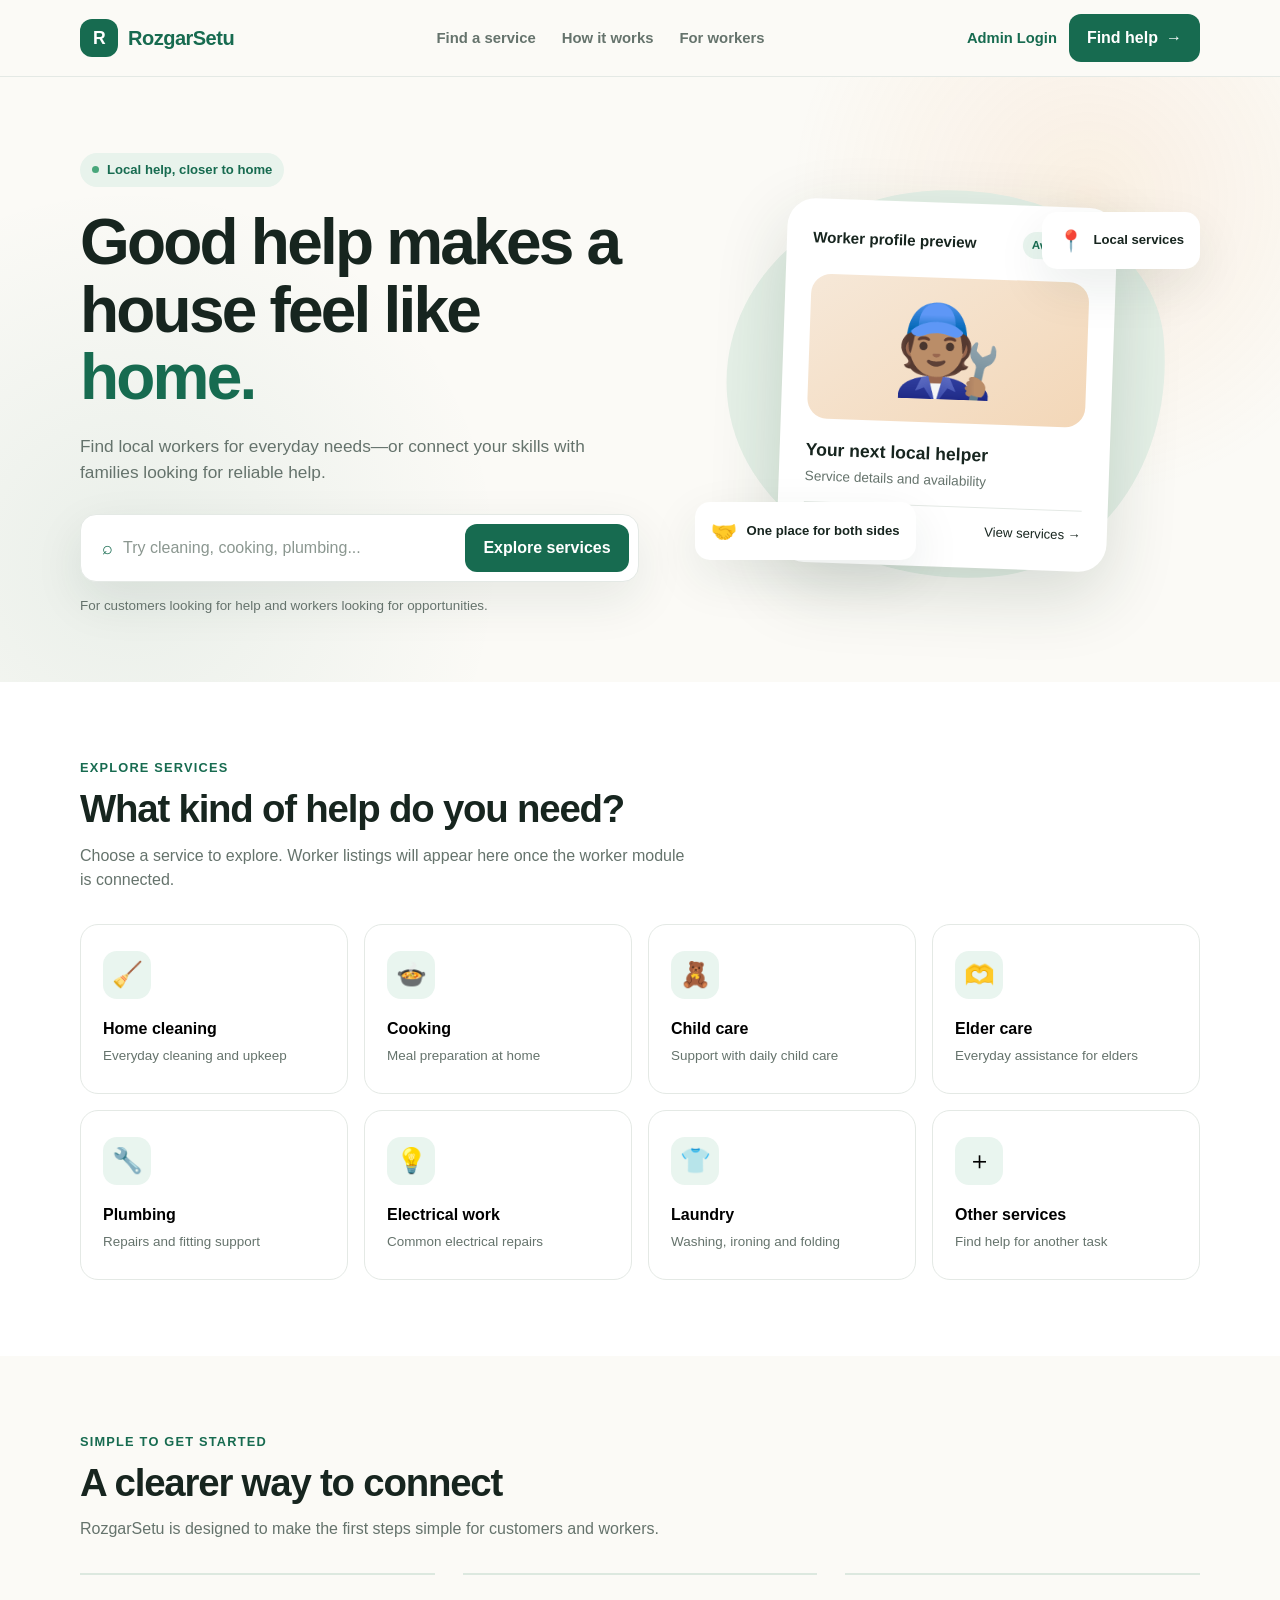
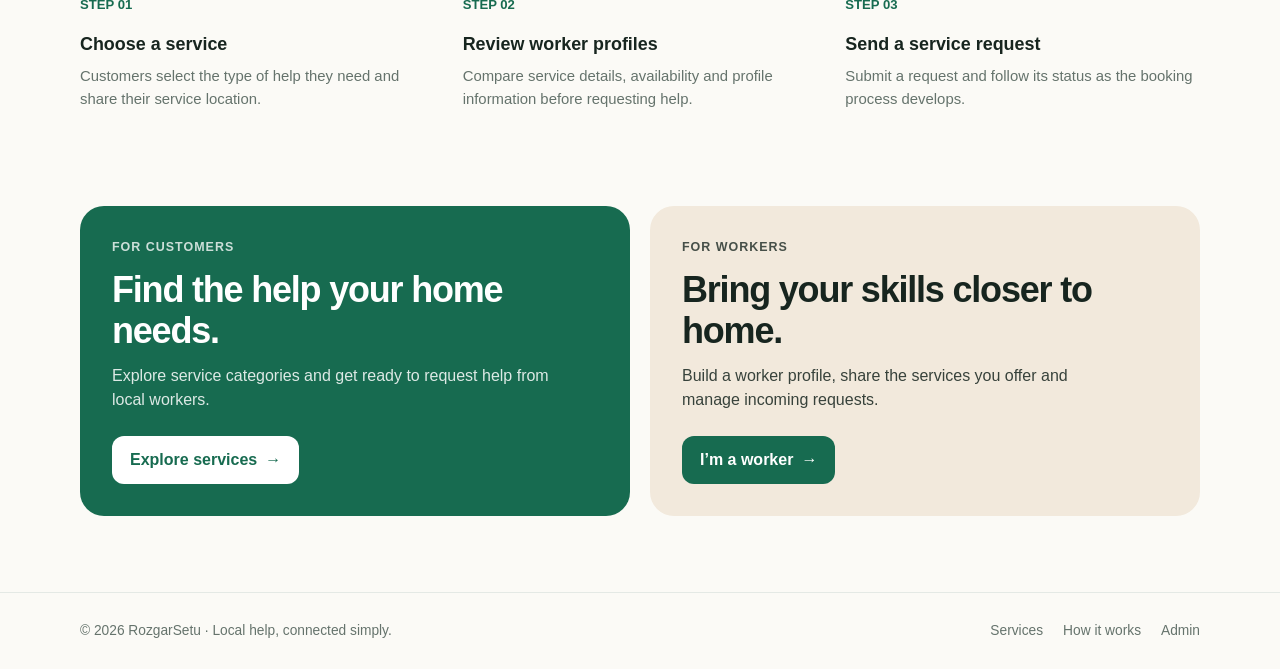
<file: src/main/resources/static/index.html>
<!DOCTYPE html>
<html lang="en">
<head>
    <meta charset="UTF-8" />
    <meta name="viewport" content="width=device-width, initial-scale=1.0" />
    <title>RozgarSetu | Local Help, Trusted Workers</title>

    <style>
        :root {
            --green: #176b50;
            --green-dark: #104d3b;
            --mint: #e9f5ef;
            --cream: #fbfaf6;
            --ink: #17251f;
            --muted: #65736c;
            --line: #e4e9e5;
            --white: #ffffff;
            --orange: #f2a45b;
            --shadow: 0 18px 50px rgba(23, 55, 40, 0.09);
        }

        * {
            box-sizing: border-box;
            margin: 0;
            padding: 0;
        }

        html {
            scroll-behavior: smooth;
        }

        body {
            font-family: "Segoe UI", Arial, sans-serif;
            background: var(--cream);
            color: var(--ink);
            line-height: 1.5;
        }

        a {
            color: inherit;
            text-decoration: none;
        }

        button,
        input {
            font: inherit;
        }

        button,
        a {
            -webkit-tap-highlight-color: transparent;
        }

        .container {
            width: min(1120px, calc(100% - 40px));
            margin: 0 auto;
        }

        /* Navigation */
        .navbar {
            background: rgba(251, 250, 246, 0.94);
            border-bottom: 1px solid var(--line);
            position: sticky;
            top: 0;
            z-index: 10;
            backdrop-filter: blur(12px);
        }

        .nav-inner {
            min-height: 76px;
            display: flex;
            align-items: center;
            justify-content: space-between;
            gap: 24px;
        }

        .brand {
            display: flex;
            align-items: center;
            gap: 10px;
            font-size: 1.25rem;
            font-weight: 800;
            letter-spacing: -0.5px;
        }

        .brand-mark {
            width: 38px;
            height: 38px;
            display: grid;
            place-items: center;
            border-radius: 12px;
            background: var(--green);
            color: white;
            font-size: 1.1rem;
        }

        .brand span:last-child {
            color: var(--green);
        }

        .nav-links {
            display: flex;
            align-items: center;
            gap: 26px;
            color: var(--muted);
            font-size: 0.93rem;
            font-weight: 600;
        }

        .nav-links a:hover {
            color: var(--green);
        }

        .nav-actions {
            display: flex;
            align-items: center;
            gap: 12px;
        }

        .text-link {
            color: var(--green);
            font-weight: 700;
            font-size: 0.92rem;
        }

        .button {
            border: 0;
            border-radius: 12px;
            padding: 12px 18px;
            display: inline-flex;
            align-items: center;
            justify-content: center;
            gap: 8px;
            cursor: pointer;
            font-weight: 700;
            transition: transform 0.2s, background 0.2s;
        }

        .button:hover {
            transform: translateY(-2px);
        }

        .button-primary {
            background: var(--green);
            color: white;
        }

        .button-primary:hover {
            background: var(--green-dark);
        }

        .button-light {
            background: white;
            color: var(--green);
            border: 1px solid #dce8df;
        }

        /* Hero */
        .hero {
            padding: 76px 0 66px;
            overflow: hidden;
            background:
                    radial-gradient(circle at 85% 20%, rgba(242, 164, 91, 0.13), transparent 25%),
                    radial-gradient(circle at 10% 80%, rgba(23, 107, 80, 0.08), transparent 30%);
        }

        .hero-grid {
            display: grid;
            grid-template-columns: 1.05fr 0.95fr;
            align-items: center;
            gap: 56px;
        }

        .eyebrow {
            display: inline-flex;
            align-items: center;
            gap: 8px;
            padding: 7px 12px;
            border-radius: 999px;
            background: #e8f3ec;
            color: var(--green);
            font-size: 0.82rem;
            font-weight: 700;
            margin-bottom: 22px;
        }

        .eyebrow-dot {
            width: 7px;
            height: 7px;
            border-radius: 50%;
            background: #48a77b;
        }

        h1 {
            max-width: 620px;
            font-size: clamp(2.7rem, 5vw, 4.6rem);
            line-height: 1.06;
            letter-spacing: -2.8px;
            margin-bottom: 22px;
        }

        h1 span {
            color: var(--green);
        }

        .hero-copy {
            max-width: 520px;
            color: var(--muted);
            font-size: 1.08rem;
            margin-bottom: 28px;
        }

        .search-box {
            max-width: 590px;
            padding: 9px;
            display: flex;
            gap: 10px;
            background: white;
            border: 1px solid var(--line);
            border-radius: 16px;
            box-shadow: var(--shadow);
        }

        .search-field {
            min-width: 0;
            flex: 1;
            display: flex;
            align-items: center;
            gap: 10px;
            padding: 0 12px;
        }

        .search-field span {
            color: var(--green);
            font-size: 1.15rem;
        }

        .search-field input {
            width: 100%;
            min-width: 0;
            border: 0;
            outline: 0;
            background: transparent;
            padding: 10px 0;
            color: var(--ink);
        }

        .search-field input::placeholder {
            color: #8b9790;
        }

        .hero-note {
            margin-top: 14px;
            color: var(--muted);
            font-size: 0.84rem;
        }

        .hero-visual {
            min-height: 430px;
            position: relative;
            display: grid;
            place-items: center;
        }

        .visual-backdrop {
            width: min(100%, 440px);
            height: 390px;
            position: absolute;
            border-radius: 48% 52% 43% 57% / 48% 43% 57% 52%;
            background: #e5f0e7;
            transform: rotate(-5deg);
        }

        .home-card {
            width: min(330px, 82%);
            min-height: 330px;
            position: relative;
            z-index: 1;
            padding: 26px;
            border-radius: 28px;
            background: white;
            box-shadow: 0 24px 70px rgba(23, 55, 40, 0.16);
            transform: rotate(2deg);
        }

        .home-card-top {
            display: flex;
            justify-content: space-between;
            align-items: center;
            margin-bottom: 22px;
        }

        .home-card-top strong {
            font-size: 0.95rem;
        }

        .status-pill {
            color: var(--green);
            background: var(--mint);
            border-radius: 999px;
            padding: 5px 9px;
            font-size: 0.72rem;
            font-weight: 700;
        }

        .worker-illustration {
            height: 145px;
            border-radius: 20px;
            display: grid;
            place-items: center;
            background: linear-gradient(145deg, #f6e8d8, #f3d7b8);
            font-size: 5.5rem;
        }

        .worker-info {
            margin-top: 18px;
        }

        .worker-info h3 {
            font-size: 1.1rem;
            margin-bottom: 3px;
        }

        .worker-info p {
            color: var(--muted);
            font-size: 0.85rem;
        }

        .worker-card-bottom {
            display: flex;
            justify-content: space-between;
            align-items: center;
            margin-top: 15px;
            padding-top: 14px;
            border-top: 1px solid var(--line);
            font-size: 0.82rem;
        }

        .rating {
            color: #a66b1d;
            font-weight: 700;
        }

        .floating-note {
            position: absolute;
            z-index: 2;
            display: flex;
            align-items: center;
            gap: 10px;
            padding: 13px 16px;
            border-radius: 15px;
            background: white;
            box-shadow: var(--shadow);
            font-size: 0.82rem;
            font-weight: 700;
        }

        .floating-note span {
            font-size: 1.3rem;
        }

        .note-top {
            top: 42px;
            right: 0;
        }

        .note-bottom {
            left: 0;
            bottom: 40px;
        }

        /* Shared sections */
        section {
            padding: 76px 0;
        }

        .section-heading {
            max-width: 620px;
            margin-bottom: 32px;
        }

        .section-kicker {
            color: var(--green);
            font-size: 0.8rem;
            font-weight: 800;
            letter-spacing: 1.2px;
            text-transform: uppercase;
            margin-bottom: 10px;
        }

        h2 {
            font-size: clamp(1.9rem, 3vw, 2.65rem);
            line-height: 1.15;
            letter-spacing: -1.2px;
            margin-bottom: 12px;
        }

        .section-heading p {
            color: var(--muted);
        }

        /* Services */
        .services-section {
            background: white;
        }

        .service-grid {
            display: grid;
            grid-template-columns: repeat(4, 1fr);
            gap: 16px;
        }

        .service-card {
            min-height: 170px;
            padding: 22px;
            text-align: left;
            border: 1px solid var(--line);
            border-radius: 18px;
            background: white;
            cursor: pointer;
            transition: border 0.2s, transform 0.2s, box-shadow 0.2s;
        }

        .service-card:hover,
        .service-card.selected {
            border-color: #8abca1;
            box-shadow: 0 12px 28px rgba(23, 107, 80, 0.08);
            transform: translateY(-3px);
        }

        .service-icon {
            width: 48px;
            height: 48px;
            display: grid;
            place-items: center;
            border-radius: 14px;
            background: var(--mint);
            font-size: 1.55rem;
            margin-bottom: 18px;
        }

        .service-card h3 {
            font-size: 1rem;
            margin-bottom: 5px;
        }

        .service-card p {
            color: var(--muted);
            font-size: 0.84rem;
        }

        .service-results {
            display: none;
            margin-top: 20px;
            padding: 15px 18px;
            border-radius: 12px;
            background: var(--mint);
            color: var(--green-dark);
            font-size: 0.92rem;
        }

        .service-results.visible {
            display: block;
        }

        /* How it works */
        .steps-grid {
            display: grid;
            grid-template-columns: repeat(3, 1fr);
            gap: 28px;
        }

        .step {
            padding-top: 20px;
            border-top: 2px solid #dce8df;
        }

        .step-number {
            color: var(--green);
            font-size: 0.82rem;
            font-weight: 800;
            margin-bottom: 16px;
        }

        .step h3 {
            margin-bottom: 8px;
            font-size: 1.12rem;
        }

        .step p {
            color: var(--muted);
            font-size: 0.93rem;
        }

        /* Join panels */
        .join-section {
            padding-top: 20px;
        }

        .join-grid {
            display: grid;
            grid-template-columns: 1fr 1fr;
            gap: 20px;
        }

        .join-card {
            padding: 32px;
            border-radius: 24px;
            background: var(--green);
            color: white;
            overflow: hidden;
            position: relative;
        }

        .join-card.worker {
            background: #f2e9dc;
            color: var(--ink);
        }

        .join-card .join-label {
            font-size: 0.78rem;
            font-weight: 800;
            letter-spacing: 1px;
            text-transform: uppercase;
            opacity: 0.78;
            margin-bottom: 12px;
        }

        .join-card h2 {
            max-width: 420px;
            font-size: clamp(1.7rem, 3vw, 2.25rem);
            margin-bottom: 12px;
        }

        .join-card p {
            max-width: 440px;
            opacity: 0.85;
            margin-bottom: 24px;
        }

        .join-card .button {
            background: white;
            color: var(--green);
        }

        .join-card.worker .button {
            background: var(--green);
            color: white;
        }

        .join-message {
            display: none;
            margin-top: 16px;
            padding: 12px 14px;
            border-radius: 10px;
            background: rgba(255, 255, 255, 0.16);
            font-size: 0.9rem;
        }

        .join-card.worker .join-message {
            background: rgba(23, 107, 80, 0.08);
        }

        .join-message.visible {
            display: block;
        }

        /* Footer */
        footer {
            padding: 28px 0;
            border-top: 1px solid var(--line);
            color: var(--muted);
            font-size: 0.86rem;
        }

        .footer-inner {
            display: flex;
            justify-content: space-between;
            align-items: center;
            gap: 20px;
        }

        .footer-links {
            display: flex;
            gap: 20px;
        }

        .footer-links a:hover {
            color: var(--green);
        }

        @media (max-width: 900px) {
            .hero-grid {
                grid-template-columns: 1fr;
                gap: 24px;
            }

            .hero-visual {
                min-height: 390px;
            }

            .service-grid {
                grid-template-columns: repeat(2, 1fr);
            }

            .nav-links {
                display: none;
            }
        }

        @media (max-width: 600px) {
            .container {
                width: min(100% - 28px, 1120px);
            }

            .nav-inner {
                min-height: 68px;
            }

            .brand {
                font-size: 1.05rem;
            }

            .nav-actions .text-link {
                display: none;
            }

            .nav-actions .button {
                padding: 10px 12px;
                font-size: 0.84rem;
            }

            .hero {
                padding: 52px 0 40px;
            }

            h1 {
                letter-spacing: -1.7px;
            }

            .search-box {
                flex-direction: column;
            }

            .search-field {
                min-height: 46px;
            }

            .hero-visual {
                min-height: 350px;
            }

            .visual-backdrop {
                height: 310px;
            }

            .home-card {
                min-height: 300px;
                padding: 20px;
            }

            .worker-illustration {
                height: 125px;
            }

            .floating-note {
                padding: 10px 12px;
                font-size: 0.74rem;
            }

            .note-top {
                right: -3px;
                top: 20px;
            }

            .note-bottom {
                left: -3px;
                bottom: 20px;
            }

            section {
                padding: 54px 0;
            }

            .service-grid,
            .steps-grid,
            .join-grid {
                grid-template-columns: 1fr;
            }

            .service-card {
                min-height: 145px;
            }

            .join-card {
                padding: 25px;
            }

            .footer-inner {
                align-items: flex-start;
                flex-direction: column;
            }
        }
    </style>
</head>

<body>
<header class="navbar">
    <div class="container nav-inner">
        <a class="brand" href="index.html" aria-label="RozgarSetu home">
            <span class="brand-mark">R</span>
            <span>RozgarSetu</span>
        </a>

        <nav class="nav-links" aria-label="Main navigation">
            <a href="#services">Find a service</a>
            <a href="#how-it-works">How it works</a>
            <a href="#join">For workers</a>
        </nav>

        <div class="nav-actions">
            <a class="text-link" href="pages/admin-login.html">Admin Login</a>
            <a class="button button-primary" href="#services">Find help <span>→</span></a>
        </div>
    </div>
</header>

<main>
    <section class="hero">
        <div class="container hero-grid">
            <div>
                <div class="eyebrow">
                    <span class="eyebrow-dot"></span>
                    Local help, closer to home
                </div>

                <h1>Good help makes a house feel like <span>home.</span></h1>

                <p class="hero-copy">
                    Find local workers for everyday needs—or connect your skills with
                    families looking for reliable help.
                </p>

                <form class="search-box" id="serviceSearch">
                    <label class="search-field" for="serviceInput">
                        <span aria-hidden="true">⌕</span>
                        <input
                                id="serviceInput"
                                type="search"
                                placeholder="Try cleaning, cooking, plumbing..."
                                autocomplete="off"
                        />
                    </label>
                    <button class="button button-primary" type="submit">Explore services</button>
                </form>

                <p class="hero-note">For customers looking for help and workers looking for opportunities.</p>
            </div>

            <div class="hero-visual" aria-label="Illustration of a local worker profile">
                <div class="visual-backdrop"></div>

                <div class="floating-note note-top">
                    <span aria-hidden="true">📍</span>
                    Local services
                </div>

                <article class="home-card">
                    <div class="home-card-top">
                        <strong>Worker profile preview</strong>
                        <span class="status-pill">Available</span>
                    </div>

                    <div class="worker-illustration" aria-hidden="true">🧑🏽‍🔧</div>

                    <div class="worker-info">
                        <h3>Your next local helper</h3>
                        <p>Service details and availability</p>
                    </div>

                    <div class="worker-card-bottom">
                        <span class="rating">★ Profile details</span>
                        <span>View services →</span>
                    </div>
                </article>

                <div class="floating-note note-bottom">
                    <span aria-hidden="true">🤝</span>
                    One place for both sides
                </div>
            </div>
        </div>
    </section>

    <section class="services-section" id="services">
        <div class="container">
            <div class="section-heading">
                <div class="section-kicker">Explore services</div>
                <h2>What kind of help do you need?</h2>
                <p>Choose a service to explore. Worker listings will appear here once the worker module is connected.</p>
            </div>

            <div class="service-grid" id="serviceGrid">
                <button class="service-card" type="button" data-service="Cleaning">
                    <span class="service-icon" aria-hidden="true">🧹</span>
                    <h3>Home cleaning</h3>
                    <p>Everyday cleaning and upkeep</p>
                </button>

                <button class="service-card" type="button" data-service="Cooking">
                    <span class="service-icon" aria-hidden="true">🍲</span>
                    <h3>Cooking</h3>
                    <p>Meal preparation at home</p>
                </button>

                <button class="service-card" type="button" data-service="Child care">
                    <span class="service-icon" aria-hidden="true">🧸</span>
                    <h3>Child care</h3>
                    <p>Support with daily child care</p>
                </button>

                <button class="service-card" type="button" data-service="Elder care">
                    <span class="service-icon" aria-hidden="true">🫶</span>
                    <h3>Elder care</h3>
                    <p>Everyday assistance for elders</p>
                </button>

                <button class="service-card" type="button" data-service="Plumbing">
                    <span class="service-icon" aria-hidden="true">🔧</span>
                    <h3>Plumbing</h3>
                    <p>Repairs and fitting support</p>
                </button>

                <button class="service-card" type="button" data-service="Electrical">
                    <span class="service-icon" aria-hidden="true">💡</span>
                    <h3>Electrical work</h3>
                    <p>Common electrical repairs</p>
                </button>

                <button class="service-card" type="button" data-service="Laundry">
                    <span class="service-icon" aria-hidden="true">👕</span>
                    <h3>Laundry</h3>
                    <p>Washing, ironing and folding</p>
                </button>

                <button class="service-card" type="button" data-service="Other">
                    <span class="service-icon" aria-hidden="true">＋</span>
                    <h3>Other services</h3>
                    <p>Find help for another task</p>
                </button>
            </div>

            <div class="service-results" id="serviceResults" role="status" aria-live="polite"></div>
        </div>
    </section>

    <section id="how-it-works">
        <div class="container">
            <div class="section-heading">
                <div class="section-kicker">Simple to get started</div>
                <h2>A clearer way to connect</h2>
                <p>RozgarSetu is designed to make the first steps simple for customers and workers.</p>
            </div>

            <div class="steps-grid">
                <article class="step">
                    <div class="step-number">STEP 01</div>
                    <h3>Choose a service</h3>
                    <p>Customers select the type of help they need and share their service location.</p>
                </article>

                <article class="step">
                    <div class="step-number">STEP 02</div>
                    <h3>Review worker profiles</h3>
                    <p>Compare service details, availability and profile information before requesting help.</p>
                </article>

                <article class="step">
                    <div class="step-number">STEP 03</div>
                    <h3>Send a service request</h3>
                    <p>Submit a request and follow its status as the booking process develops.</p>
                </article>
            </div>
        </div>
    </section>

    <section class="join-section" id="join">
        <div class="container">
            <div class="join-grid">
                <article class="join-card">
                    <div class="join-label">For customers</div>
                    <h2>Find the help your home needs.</h2>
                    <p>Explore service categories and get ready to request help from local workers.</p>
                    <a class="button" href="#services">Explore services <span>→</span></a>
                </article>

                <article class="join-card worker">
                    <div class="join-label">For workers</div>
                    <h2>Bring your skills closer to home.</h2>
                    <p>Build a worker profile, share the services you offer and manage incoming requests.</p>
                    <button class="button" id="workerJoinButton" type="button">I’m a worker <span>→</span></button>
                    <div class="join-message" id="workerJoinMessage" role="status" aria-live="polite">
                        Worker registration will be connected when the worker module is ready.
                    </div>
                </article>
            </div>
        </div>
    </section>
</main>

<footer>
    <div class="container footer-inner">
        <div>© <span id="currentYear"></span> RozgarSetu · Local help, connected simply.</div>
        <div class="footer-links">
            <a href="#services">Services</a>
            <a href="#how-it-works">How it works</a>
            <a href="pages/admin-login.html">Admin</a>
        </div>
    </div>
</footer>

<script>
    const searchForm = document.getElementById("serviceSearch");
    const searchInput = document.getElementById("serviceInput");
    const serviceCards = [...document.querySelectorAll(".service-card")];
    const serviceResults = document.getElementById("serviceResults");
    const workerJoinButton = document.getElementById("workerJoinButton");
    const workerJoinMessage = document.getElementById("workerJoinMessage");

    function showServiceResult(serviceName) {
        serviceResults.textContent =
            `You selected ${serviceName}. Worker listings and service requests will be connected in the customer module.`;
        serviceResults.classList.add("visible");
        document.getElementById("services").scrollIntoView({ behavior: "smooth" });
    }

    serviceCards.forEach((card) => {
        card.addEventListener("click", () => {
            serviceCards.forEach((item) => item.classList.remove("selected"));
            card.classList.add("selected");
            showServiceResult(card.dataset.service);
        });
    });

    searchForm.addEventListener("submit", (event) => {
        event.preventDefault();

        const query = searchInput.value.trim().toLowerCase();

        if (!query) {
            searchInput.focus();
            return;
        }

        const matchingCard = serviceCards.find((card) =>
            card.dataset.service.toLowerCase().includes(query) ||
            card.innerText.toLowerCase().includes(query)
        );

        if (matchingCard) {
            serviceCards.forEach((item) => item.classList.remove("selected"));
            matchingCard.classList.add("selected");
            showServiceResult(matchingCard.dataset.service);
        } else {
            serviceResults.textContent =
                `No service category matches "${searchInput.value.trim()}" yet. Try cleaning, cooking, child care, plumbing or electrical work.`;
            serviceResults.classList.add("visible");
            document.getElementById("services").scrollIntoView({ behavior: "smooth" });
        }
    });

    workerJoinButton.addEventListener("click", () => {
        workerJoinMessage.classList.toggle("visible");
        workerJoinButton.setAttribute(
            "aria-expanded",
            workerJoinMessage.classList.contains("visible") ? "true" : "false"
        );
    });

    document.getElementById("currentYear").textContent = new Date().getFullYear();
</script>
</body>
</html>
</file>
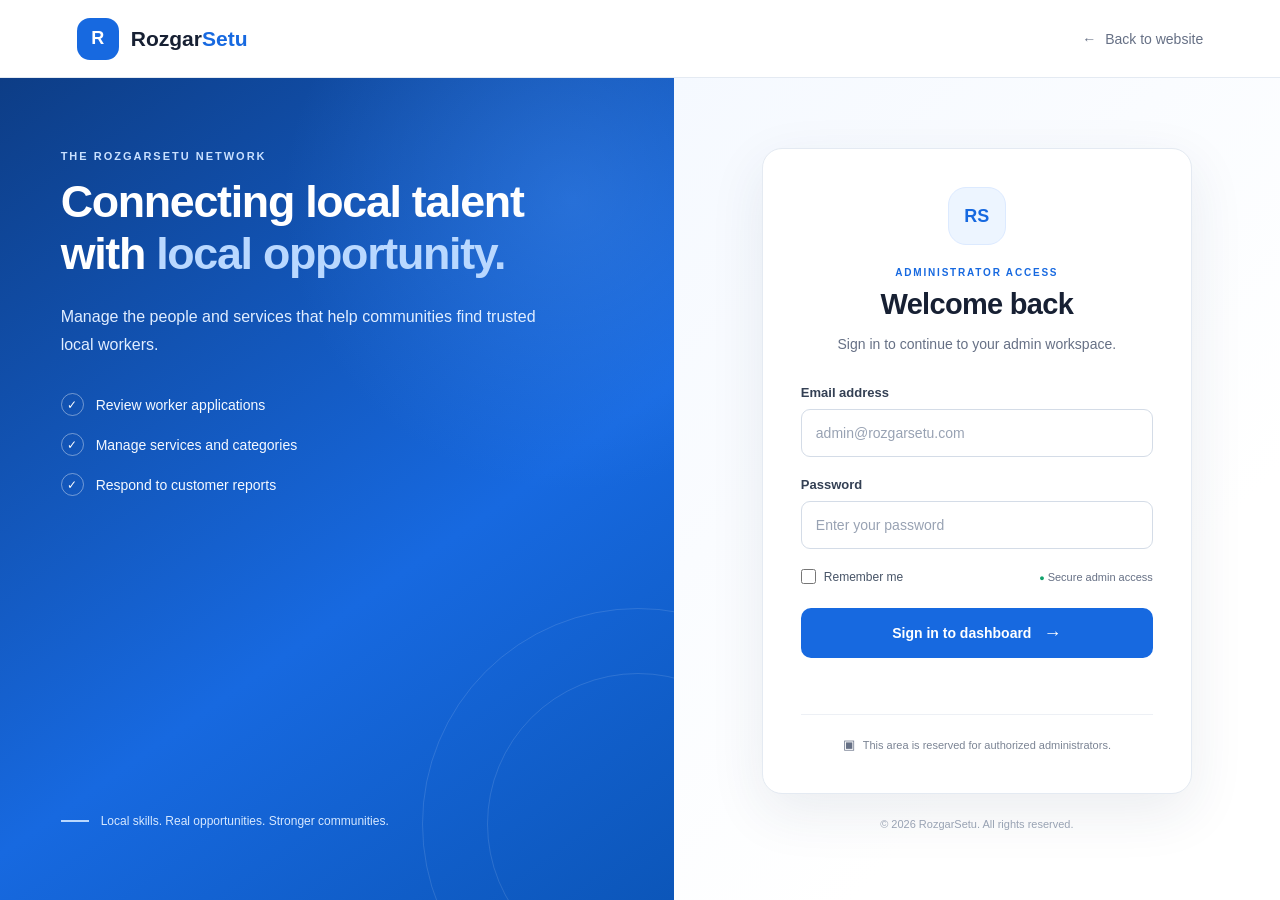
<file: src/main/resources/static/pages/admin-login.html>
<!DOCTYPE html>
<html lang="en">
<head>
    <meta charset="UTF-8">
    <meta name="viewport" content="width=device-width, initial-scale=1.0">
    <title>Admin Login | RozgarSetu</title>
    <link rel="stylesheet" href="../css/login.css">
</head>
<body>
<header class="site-header">
    <a class="brand" href="../index.html" aria-label="RozgarSetu home">
        <span class="brand-mark">R</span>
        <span>Rozgar<span class="brand-highlight">Setu</span></span>
    </a>

    <a class="back-link" href="../index.html">
        <span aria-hidden="true">←</span>
        Back to website
    </a>
</header>

<main class="login-layout">
    <section class="welcome-panel" aria-labelledby="welcome-title">
        <div class="welcome-content">
            <p class="eyebrow">THE ROZGARSETU NETWORK</p>

            <h1 id="welcome-title">
                Connecting local talent<br>
                with <span>local opportunity.</span>
            </h1>

            <p class="welcome-description">
                Manage the people and services that help communities
                find trusted local workers.
            </p>

            <div class="welcome-highlights">
                <div class="highlight">
                    <span class="highlight-icon" aria-hidden="true">✓</span>
                    <span>Review worker applications</span>
                </div>
                <div class="highlight">
                    <span class="highlight-icon" aria-hidden="true">✓</span>
                    <span>Manage services and categories</span>
                </div>
                <div class="highlight">
                    <span class="highlight-icon" aria-hidden="true">✓</span>
                    <span>Respond to customer reports</span>
                </div>
            </div>
        </div>

        <div class="welcome-footer">
            <span class="footer-line"></span>
            <p>Local skills. Real opportunities. Stronger communities.</p>
        </div>
    </section>

    <section class="login-panel" aria-labelledby="login-title">
        <div class="login-card">
            <div class="login-card-heading">
                <div class="admin-icon" aria-hidden="true">
                    <span>RS</span>
                </div>

                <p class="eyebrow">ADMINISTRATOR ACCESS</p>
                <h2 id="login-title">Welcome back</h2>
                <p class="login-subtitle">
                    Sign in to continue to your admin workspace.
                </p>
            </div>

            <form id="adminLoginForm" class="login-form">
                <div class="form-field">
                    <label for="email">Email address</label>
                    <input
                            type="email"
                            id="email"
                            name="email"
                            placeholder="admin@rozgarsetu.com"
                            autocomplete="username"
                            required
                    >
                </div>

                <div class="form-field">
                    <label for="password">Password</label>
                    <input
                            type="password"
                            id="password"
                            name="password"
                            placeholder="Enter your password"
                            autocomplete="current-password"
                            required
                    >
                </div>

                <div class="form-options">
                    <label class="remember-option" for="rememberMe">
                        <input type="checkbox" id="rememberMe" name="rememberMe">
                        <span>Remember me</span>
                    </label>
                    <span class="secure-note">
                            <span aria-hidden="true">●</span> Secure admin access
                        </span>
                </div>

                <button type="submit" class="login-button">
                    <span>Sign in to dashboard</span>
                    <span class="button-arrow" aria-hidden="true">→</span>
                </button>

                <p id="loginMessage" class="login-message" role="status" aria-live="polite"></p>
            </form>

            <div class="login-card-footer">
                <span class="footer-lock" aria-hidden="true">▣</span>
                This area is reserved for authorized administrators.
            </div>
        </div>

        <p class="copyright">
            © 2026 RozgarSetu. All rights reserved.
        </p>
    </section>
</main>

<script src="../js/login.js"></script>
</body>
</html>
</file>
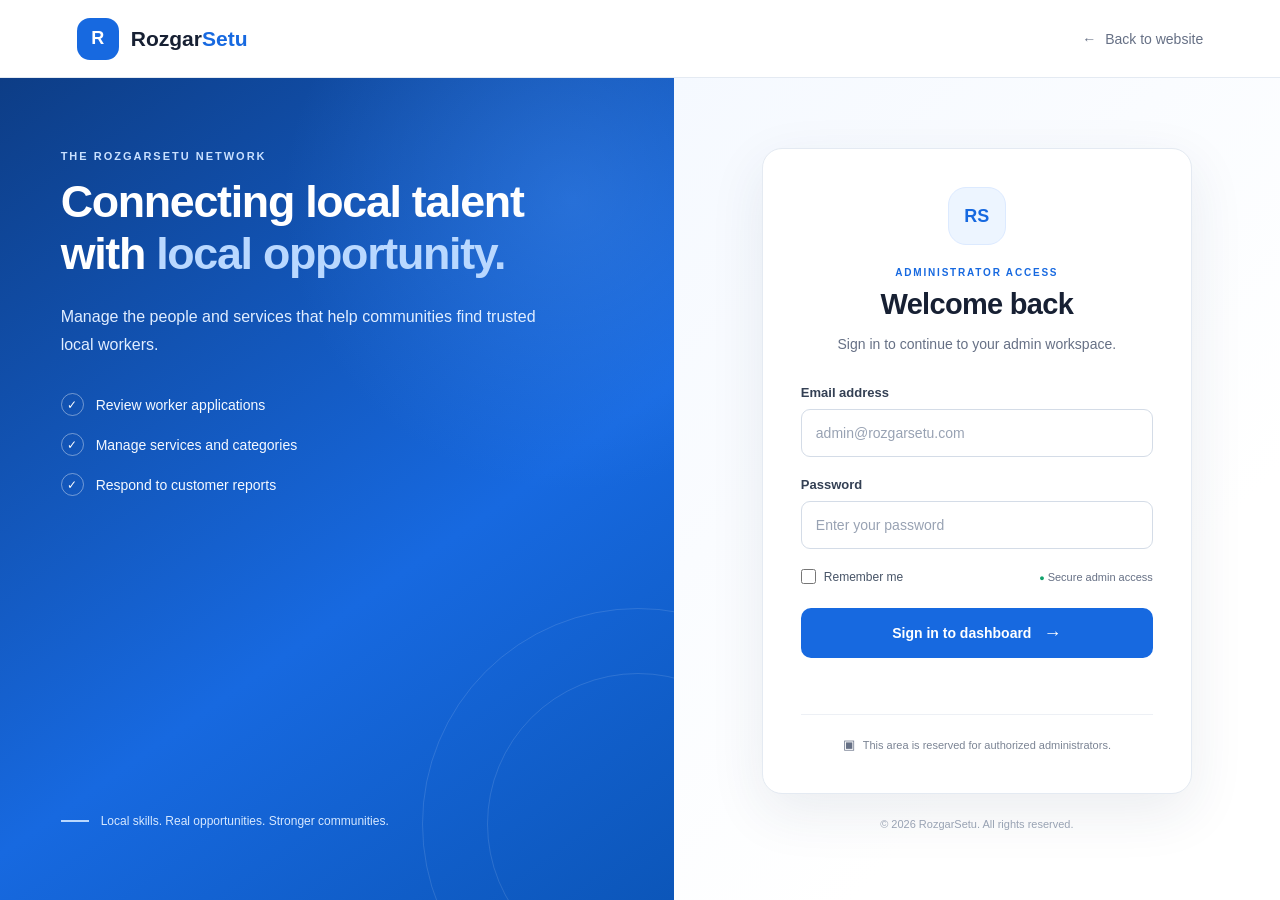
<file: src/main/resources/static/pages/admin-profile.html>
<!DOCTYPE html>
<html lang="en">
<head>
    <meta charset="UTF-8">
    <meta name="viewport" content="width=device-width, initial-scale=1.0">
    <title>Admin Profile | RozgarSetu</title>
    <link rel="stylesheet" href="../css/profile.css">
    <script src="../js/profile.js" defer></script>
</head>
<body>
<header class="topbar">
    <a class="brand" href="../index.html">RozgarSetu <span>Admin</span></a>
    <button type="button" id="logoutButton" class="logout-button">
        Log out
    </button>
</header>

<main class="page">
    <section class="profile-card">
        <p class="eyebrow">ADMIN ACCOUNT</p>
        <h1>Admin profile</h1>
        <p class="subtitle">Your account details.</p>

        <p id="message" class="message" role="status" aria-live="polite">
            Loading profile...
        </p>

        <div id="profileDetails" class="profile-details" hidden>
            <div class="detail-row">
                <span>Admin ID</span>
                <strong id="adminId"></strong>
            </div>

            <div class="detail-row">
                <span>Name</span>
                <strong id="adminName"></strong>
            </div>

            <div class="detail-row">
                <span>Email</span>
                <strong id="adminEmail"></strong>
            </div>
        </div>
    </section>
</main>
</body>
</html>
</file>
<file: src/main/resources/static/css/login.css>
* {
    box-sizing: border-box;
}

:root {
    --blue: #1769e0;
    --blue-dark: #1056bd;
    --ink: #172033;
    --muted: #667085;
    --border: #e4eaf2;
}

body {
    margin: 0;
    min-height: 100vh;
    font-family: Arial, sans-serif;
    color: var(--ink);
    background: #f8fafc;
}

/* Header */

.site-header {
    min-height: 78px;
    display: flex;
    align-items: center;
    justify-content: space-between;
    gap: 20px;
    padding: 16px 6%;
    background: #fff;
    border-bottom: 1px solid var(--border);
}

.brand {
    display: inline-flex;
    align-items: center;
    gap: 12px;
    color: var(--ink);
    font-size: 21px;
    font-weight: 700;
    text-decoration: none;
}

.brand-mark {
    width: 42px;
    height: 42px;
    display: grid;
    place-items: center;
    border-radius: 13px;
    background: var(--blue);
    color: #fff;
    font-size: 18px;
    font-weight: 700;
}

.brand-highlight {
    color: var(--blue);
}

.back-link {
    display: inline-flex;
    align-items: center;
    gap: 9px;
    color: var(--muted);
    font-size: 14px;
    text-decoration: none;
    transition: color 0.2s ease;
}

.back-link:hover {
    color: var(--blue);
}

/* Main layout */

.login-layout {
    min-height: calc(100vh - 78px);
    display: grid;
    grid-template-columns: minmax(0, 1fr) minmax(420px, 0.9fr);
}

/* Welcome panel */

.welcome-panel {
    position: relative;
    display: flex;
    flex-direction: column;
    justify-content: space-between;
    overflow: hidden;
    padding: 72px 9%;
    color: #fff;
    background:
            radial-gradient(circle at 85% 15%, rgba(75, 151, 255, 0.35), transparent 32%),
            linear-gradient(145deg, #0d3d86, #1769e0 60%, #0c56b9);
}

.welcome-panel::before,
.welcome-panel::after {
    position: absolute;
    content: "";
    border: 1px solid rgba(255, 255, 255, 0.12);
    border-radius: 50%;
    pointer-events: none;
}

.welcome-panel::before {
    width: 430px;
    height: 430px;
    right: -180px;
    bottom: -140px;
}

.welcome-panel::after {
    width: 300px;
    height: 300px;
    right: -115px;
    bottom: -75px;
}

.welcome-content,
.welcome-footer {
    position: relative;
    z-index: 1;
}

.eyebrow {
    margin: 0 0 14px;
    font-size: 11px;
    font-weight: 700;
    letter-spacing: 2px;
}

.welcome-panel .eyebrow {
    color: #c9e0ff;
}

.welcome-panel h1 {
    margin: 0;
    font-size: clamp(32px, 3.5vw, 48px);
    line-height: 1.15;
    letter-spacing: -1.3px;
}

.welcome-panel h1 span {
    color: #b9d8ff;
}

.welcome-description {
    max-width: 490px;
    margin: 24px 0 34px;
    color: #e0edff;
    font-size: 16px;
    line-height: 1.75;
}

.welcome-highlights {
    display: grid;
    gap: 17px;
}

.highlight {
    display: flex;
    align-items: center;
    gap: 12px;
    color: #f5f9ff;
    font-size: 14px;
}

.highlight-icon {
    width: 23px;
    height: 23px;
    display: grid;
    place-items: center;
    border: 1px solid rgba(255, 255, 255, 0.4);
    border-radius: 50%;
    color: #fff;
    font-size: 12px;
}

.welcome-footer {
    display: flex;
    align-items: center;
    gap: 12px;
    margin-top: 60px;
}

.footer-line {
    width: 28px;
    height: 2px;
    flex: 0 0 auto;
    background: #b9d8ff;
}

.welcome-footer p {
    margin: 0;
    color: #d6e8ff;
    font-size: 12px;
}

/* Login panel */

.login-panel {
    display: flex;
    flex-direction: column;
    align-items: center;
    justify-content: center;
    padding: 54px 7%;
    background: linear-gradient(135deg, #f5f9ff, #fff 70%);
}

.login-card {
    width: 100%;
    max-width: 430px;
    padding: 38px;
    background: #fff;
    border: 1px solid var(--border);
    border-radius: 20px;
    box-shadow: 0 18px 55px rgba(30, 55, 90, 0.09);
}

.login-card-heading {
    text-align: center;
}

.admin-icon {
    width: 58px;
    height: 58px;
    display: grid;
    place-items: center;
    margin: 0 auto 22px;
    border: 1px solid #dceaff;
    border-radius: 18px;
    background: #edf5ff;
    color: var(--blue);
    font-size: 18px;
    font-weight: 800;
}

.login-card .eyebrow {
    margin: 0 0 10px;
    color: var(--blue);
    font-size: 10px;
    letter-spacing: 1.8px;
}

.login-card h2 {
    margin: 0;
    color: var(--ink);
    font-size: 29px;
    letter-spacing: -0.7px;
}

.login-subtitle {
    margin: 12px 0 30px;
    color: var(--muted);
    font-size: 14px;
    line-height: 1.6;
}

/* Form */

.login-form {
    width: 100%;
}

.form-field {
    margin-bottom: 20px;
}

.form-field label {
    display: block;
    margin: 0 0 9px;
    color: #344054;
    font-size: 13px;
    font-weight: 700;
}

.form-field input {
    width: 100%;
    min-height: 48px;
    padding: 13px 14px;
    border: 1px solid #d4dce7;
    border-radius: 9px;
    outline: none;
    background: #fff;
    color: var(--ink);
    font: inherit;
    font-size: 14px;
    transition: border-color 0.2s ease, box-shadow 0.2s ease;
}

.form-field input::placeholder {
    color: #98a2b3;
}

.form-field input:focus {
    border-color: var(--blue);
    box-shadow: 0 0 0 3px rgba(23, 105, 224, 0.12);
}

.form-options {
    display: flex;
    align-items: center;
    justify-content: space-between;
    gap: 12px;
    margin: 3px 0 24px;
}

.remember-option {
    display: inline-flex;
    align-items: center;
    gap: 8px;
    color: #475467;
    font-size: 12px;
    cursor: pointer;
}

.remember-option input {
    width: 15px;
    height: 15px;
    margin: 0;
    accent-color: var(--blue);
}

.secure-note {
    color: #667085;
    font-size: 11px;
    white-space: nowrap;
}

.secure-note span {
    color: #12a36d;
    font-size: 9px;
}

.login-button {
    width: 100%;
    min-height: 50px;
    display: flex;
    align-items: center;
    justify-content: center;
    gap: 12px;
    padding: 14px 18px;
    border: 0;
    border-radius: 10px;
    background: var(--blue);
    color: #fff;
    font: inherit;
    font-size: 14px;
    font-weight: 700;
    cursor: pointer;
    transition: background 0.2s ease, transform 0.2s ease;
}

.login-button:hover {
    background: var(--blue-dark);
    transform: translateY(-1px);
}

.login-button:disabled {
    cursor: not-allowed;
    opacity: 0.65;
    transform: none;
}

.button-arrow {
    font-size: 18px;
}

.login-message {
    min-height: 20px;
    margin: 12px 0 0;
    color: #b42318;
    font-size: 13px;
    line-height: 1.5;
}

.login-card-footer {
    display: flex;
    align-items: center;
    justify-content: center;
    gap: 8px;
    margin-top: 24px;
    padding-top: 20px;
    border-top: 1px solid #edf0f5;
    color: #7b8494;
    font-size: 11px;
    line-height: 1.5;
    text-align: center;
}

.footer-lock {
    color: #667085;
    font-size: 13px;
}

.copyright {
    margin: 24px 0 0;
    color: #98a2b3;
    font-size: 11px;
    text-align: center;
}

/* Responsive layout */

@media (max-width: 900px) {
    .login-layout {
        grid-template-columns: 1fr;
    }

    .welcome-panel {
        min-height: 390px;
        padding: 48px 8%;
    }

    .welcome-panel h1 {
        font-size: 38px;
    }

    .welcome-footer {
        margin-top: 40px;
    }

    .login-panel {
        padding: 48px 24px;
    }
}

@media (max-width: 520px) {
    .site-header {
        min-height: 68px;
        padding: 13px 20px;
    }

    .brand {
        gap: 9px;
        font-size: 18px;
    }

    .brand-mark {
        width: 36px;
        height: 36px;
        border-radius: 11px;
    }

    .back-link {
        gap: 5px;
        font-size: 12px;
    }

    .welcome-panel {
        min-height: auto;
        padding: 42px 24px;
    }

    .welcome-panel h1 {
        font-size: 32px;
        letter-spacing: -0.7px;
    }

    .welcome-description {
        margin: 18px 0 26px;
        font-size: 14px;
    }

    .welcome-highlights {
        gap: 13px;
    }

    .highlight {
        font-size: 13px;
    }

    .welcome-footer {
        margin-top: 34px;
    }

    .welcome-footer p {
        font-size: 10px;
    }

    .login-panel {
        padding: 34px 16px;
    }

    .login-card {
        padding: 28px 22px;
        border-radius: 16px;
    }

    .login-card h2 {
        font-size: 26px;
    }

    .form-options {
        align-items: flex-start;
        flex-direction: column;
    }

    .secure-note {
        white-space: normal;
    }
}
</file>
<file: src/main/resources/static/css/profile.css>
* {
    box-sizing: border-box;
}

body {
    margin: 0;
    min-height: 100vh;
    font-family: Arial, sans-serif;
    color: #172033;
    background: #f4f7fb;
}

.topbar {
    min-height: 72px;
    display: flex;
    align-items: center;
    justify-content: space-between;
    gap: 16px;
    padding: 16px 7%;
    background: #fff;
    border-bottom: 1px solid #e4eaf2;
}

.brand {
    color: #1769e0;
    font-size: 20px;
    font-weight: 700;
    text-decoration: none;
}

.brand span {
    margin-left: 6px;
    color: #667085;
    font-size: 13px;
    font-weight: 400;
}

.logout-button {
    padding: 10px 16px;
    border: 1px solid #d4dce7;
    border-radius: 8px;
    background: #fff;
    color: #344054;
    font: inherit;
    cursor: pointer;
}

.logout-button:hover {
    background: #f2f4f7;
}

.page {
    display: grid;
    place-items: start center;
    padding: 56px 20px;
}

.profile-card {
    width: 100%;
    max-width: 620px;
    padding: 34px;
    border: 1px solid #e4eaf2;
    border-radius: 16px;
    background: #fff;
    box-shadow: 0 14px 40px rgba(30, 55, 90, 0.07);
}

.eyebrow {
    margin: 0 0 10px;
    color: #1769e0;
    font-size: 12px;
    font-weight: 700;
    letter-spacing: 2px;
}

h1 {
    margin: 0;
    font-size: 28px;
}

.subtitle {
    margin: 10px 0 26px;
    color: #667085;
}

.message {
    color: #667085;
    font-size: 14px;
}

.message.error {
    color: #b42318;
}

.profile-details {
    border-top: 1px solid #e4eaf2;
}

.detail-row {
    display: flex;
    justify-content: space-between;
    gap: 20px;
    padding: 18px 0;
    border-bottom: 1px solid #e4eaf2;
}

.detail-row span {
    color: #667085;
}

.detail-row strong {
    overflow-wrap: anywhere;
    text-align: right;
}

@media (max-width: 480px) {
    .topbar {
        padding: 14px 18px;
    }

    .page {
        padding: 28px 14px;
    }

    .profile-card {
        padding: 24px 20px;
    }

    .detail-row {
        flex-direction: column;
        gap: 6px;
    }

    .detail-row strong {
        text-align: left;
    }
}
</file>
